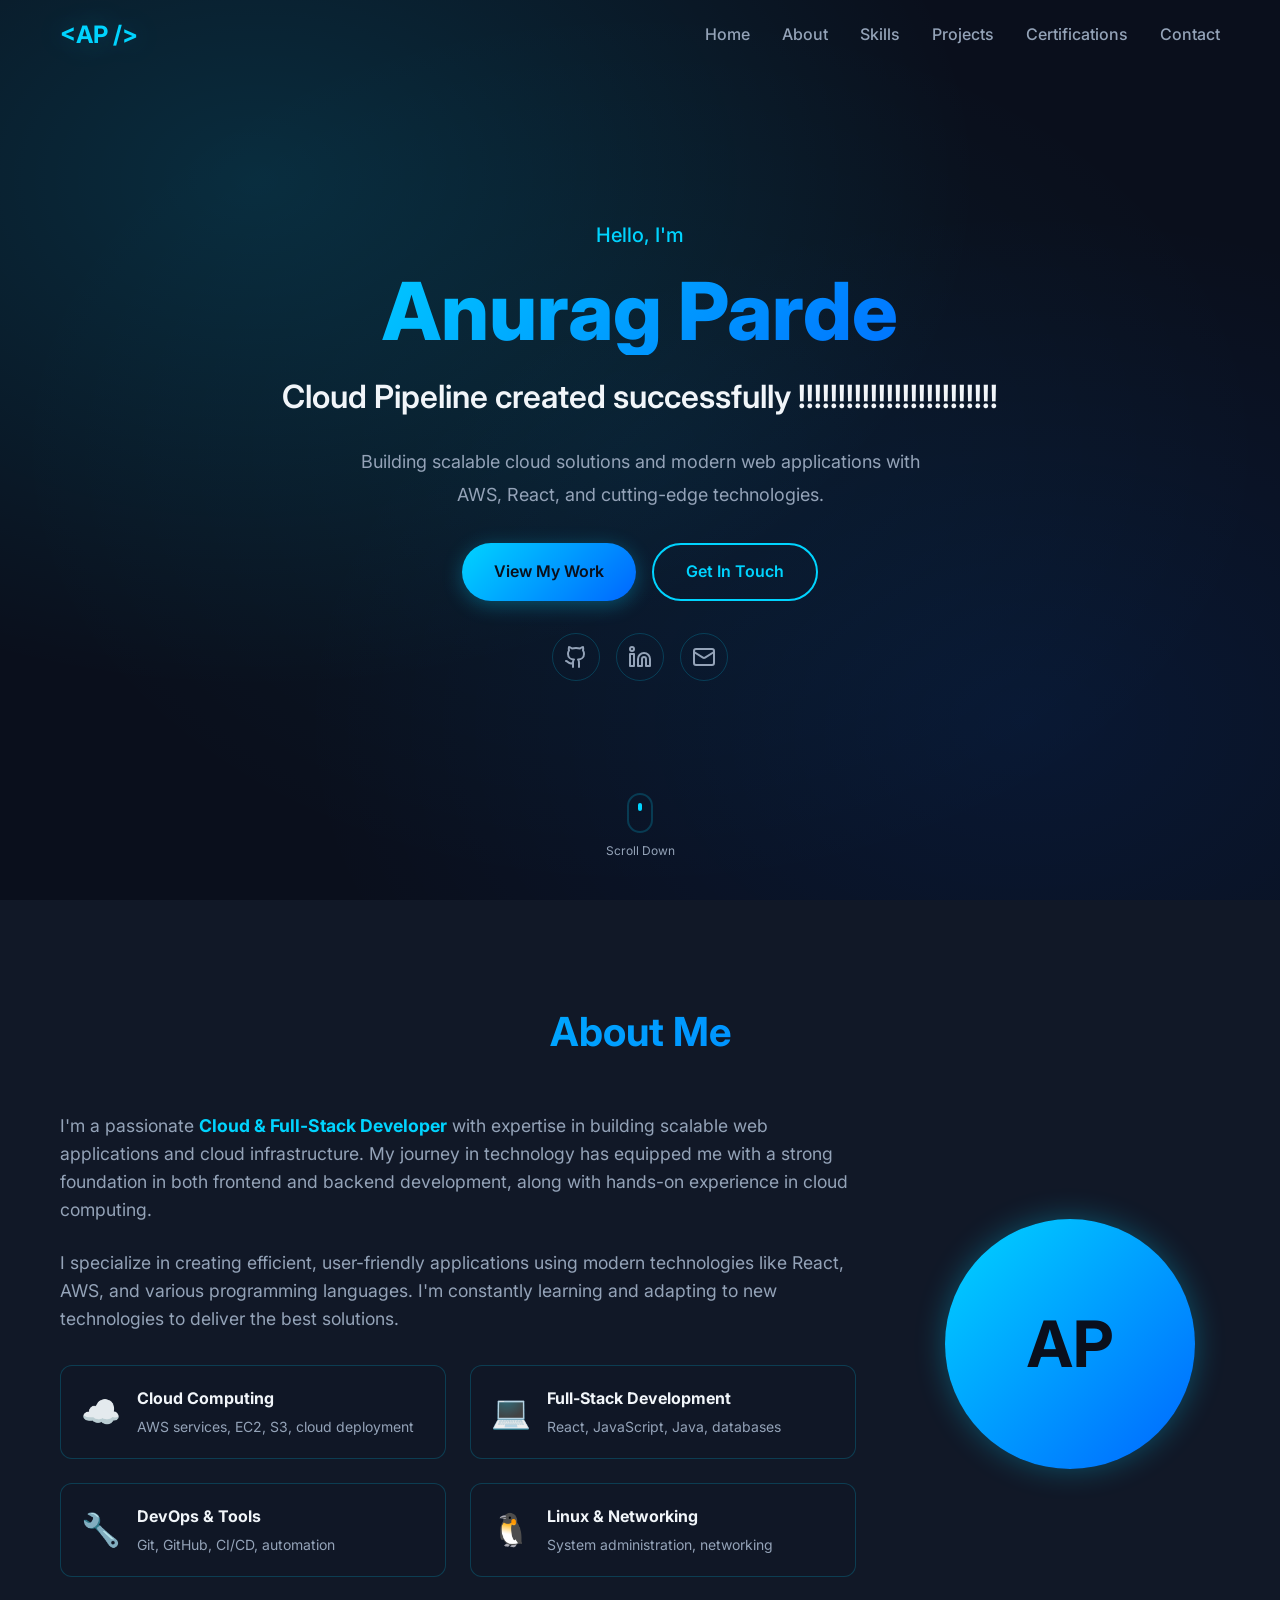
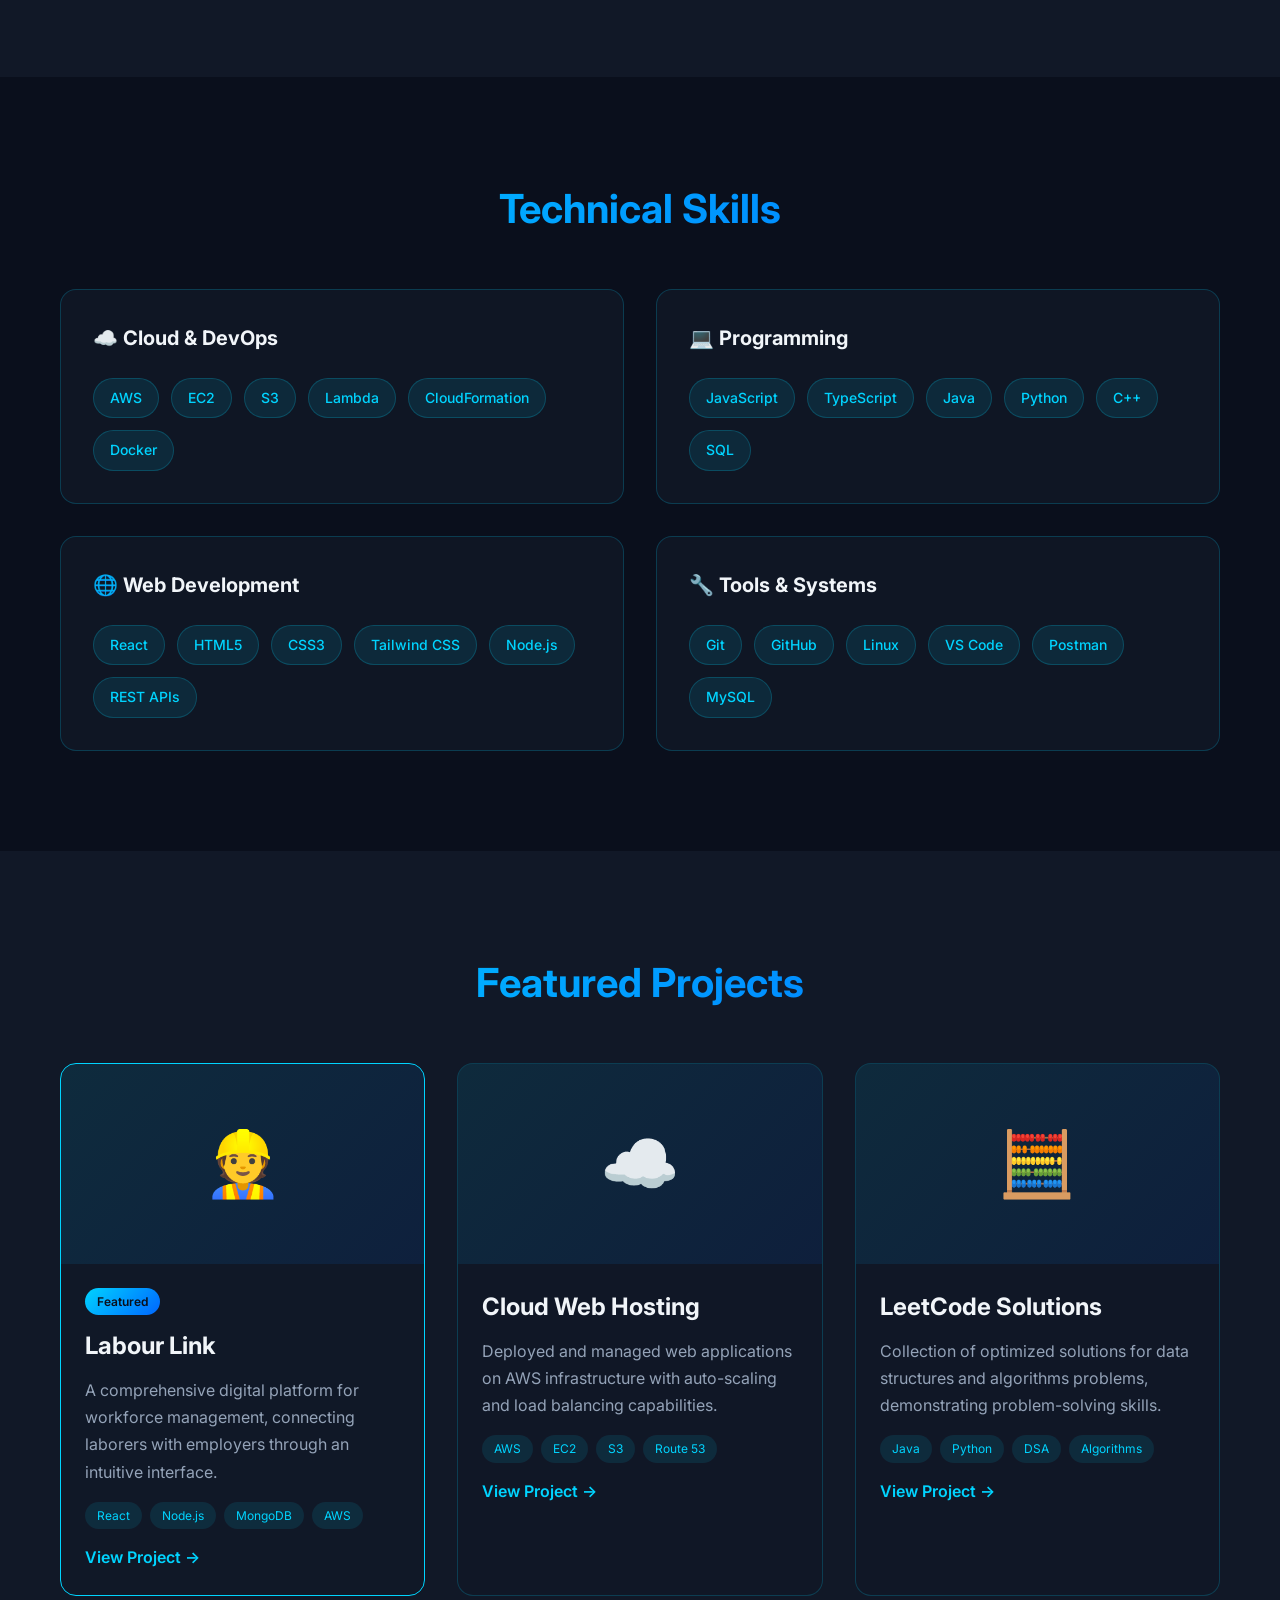
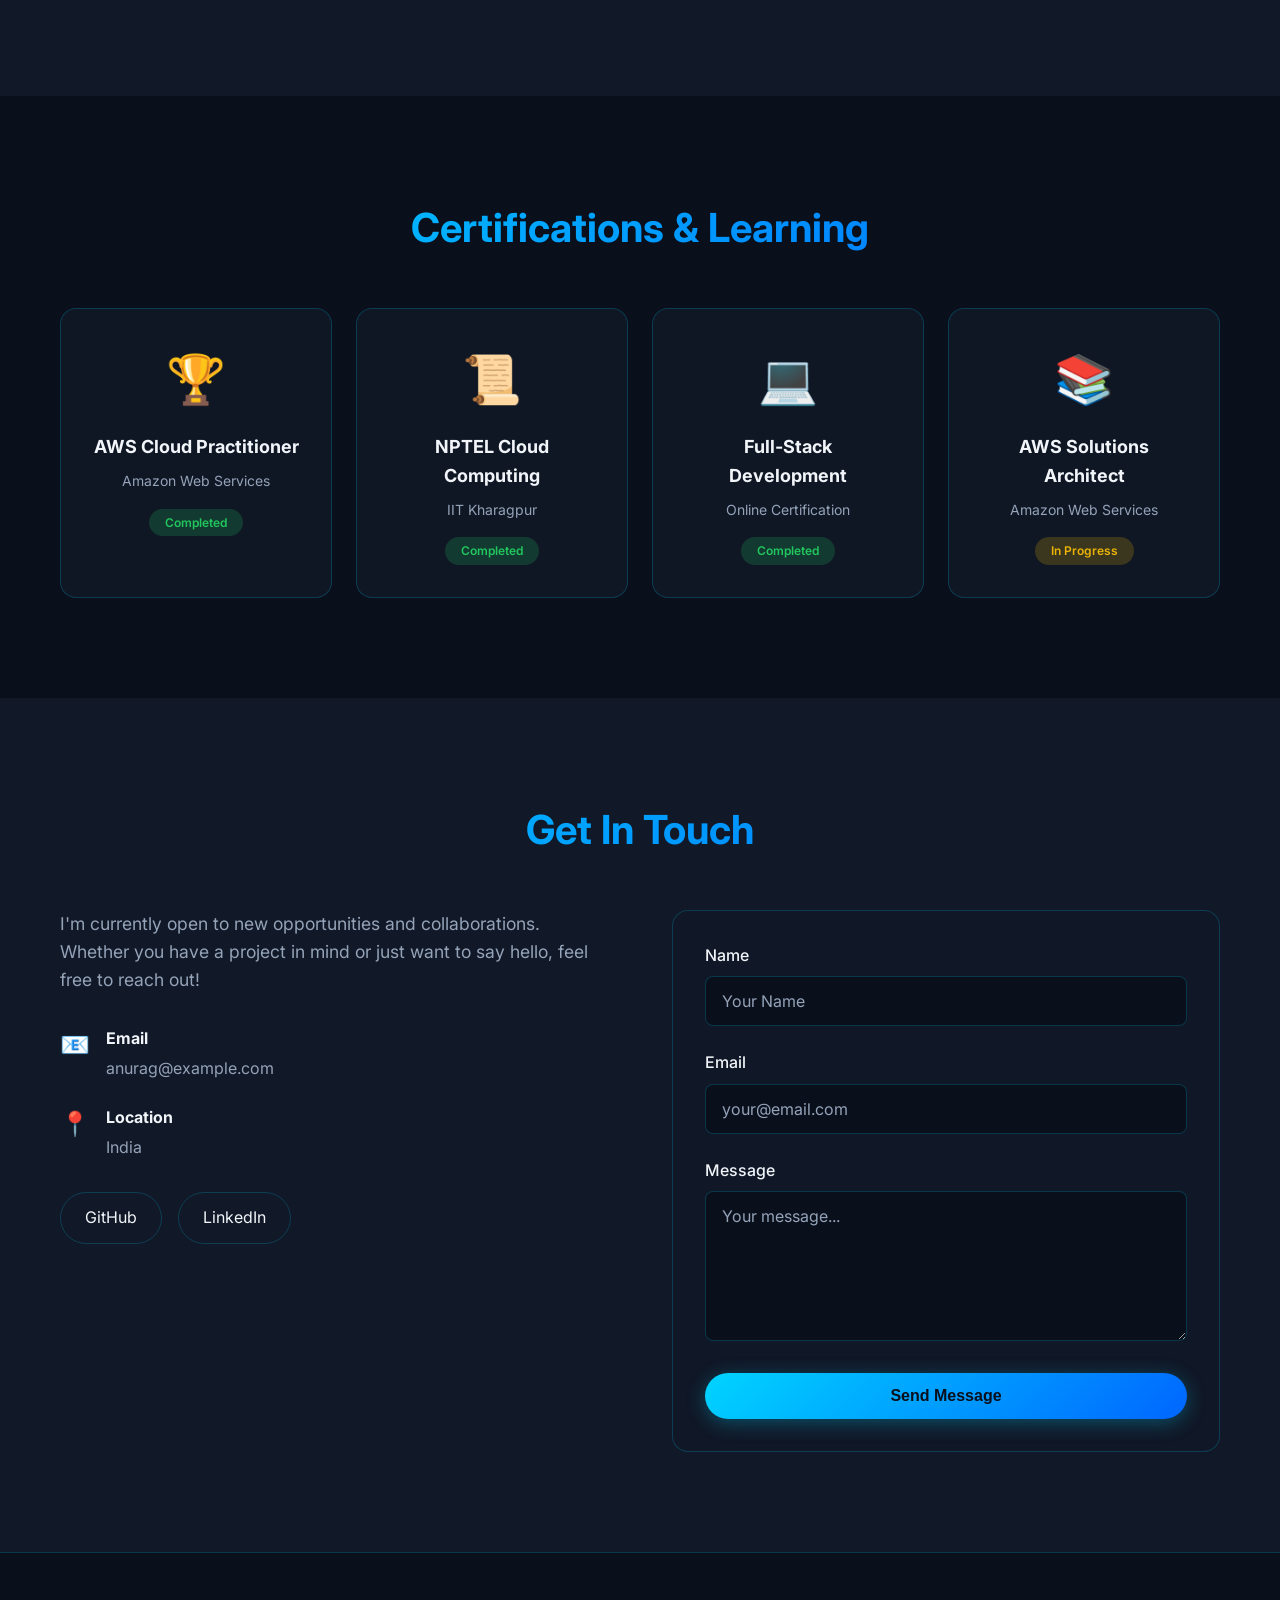
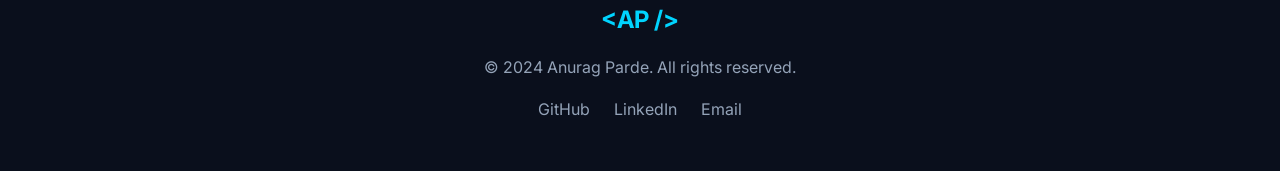
<file: index.html>
<!DOCTYPE html>
<html lang="en">
<head>
  <meta charset="UTF-8">
  <meta name="viewport" content="width=device-width, initial-scale=1.0">
  <title>Anurag Parde | Cloud & Full-Stack Developer</title>
  <meta name="description" content="Portfolio of Anurag Parde - Cloud & Full-Stack Developer specializing in AWS, React, and modern web technologies.">
  <link rel="stylesheet" href="style.css">
  <link href="https://fonts.googleapis.com/css2?family=Inter:wght@300;400;500;600;700;800&display=swap" rel="stylesheet">
</head>
<body>
  <!-- Navigation -->
  <nav class="navbar" id="navbar">
    <div class="nav-container">
      <a href="#home" class="logo">&lt;AP /&gt;</a>
      <button class="menu-toggle" id="menuToggle" aria-label="Toggle menu">
        <span></span>
        <span></span>
        <span></span>
      </button>
      <ul class="nav-links" id="navLinks">
        <li><a href="#home">Home</a></li>
        <li><a href="#about">About</a></li>
        <li><a href="#skills">Skills</a></li>
        <li><a href="#projects">Projects</a></li>
        <li><a href="#certifications">Certifications</a></li>
        <li><a href="#contact">Contact</a></li>
      </ul>
    </div>
  </nav>

  <!-- Hero Section -->
  <section class="hero" id="home">
    <div class="hero-bg"></div>
    <div class="hero-content">
      <p class="hero-greeting">Hello, I'm</p>
      <h1 class="hero-name">Anurag Parde</h1>
      <h2 class="hero-role">Cloud Pipeline created successfully !!!!!!!!!!!!!!!!!!!!!!!!!</h2>
      <p class="hero-tagline">Building scalable cloud solutions and modern web applications with AWS, React, and cutting-edge technologies.</p>
      <div class="hero-buttons">
        <a href="#projects" class="btn btn-primary">View My Work</a>
        <a href="#contact" class="btn btn-secondary">Get In Touch</a>
      </div>
      <div class="social-links">
        <a href="https://github.com" target="_blank" aria-label="GitHub" class="social-link">
          <svg xmlns="http://www.w3.org/2000/svg" width="24" height="24" viewBox="0 0 24 24" fill="none" stroke="currentColor" stroke-width="2" stroke-linecap="round" stroke-linejoin="round"><path d="M15 22v-4a4.8 4.8 0 0 0-1-3.5c3 0 6-2 6-5.5.08-1.25-.27-2.48-1-3.5.28-1.15.28-2.35 0-3.5 0 0-1 0-3 1.5-2.64-.5-5.36-.5-8 0C6 2 5 2 5 2c-.3 1.15-.3 2.35 0 3.5A5.403 5.403 0 0 0 4 9c0 3.5 3 5.5 6 5.5-.39.49-.68 1.05-.85 1.65-.17.6-.22 1.23-.15 1.85v4"/><path d="M9 18c-4.51 2-5-2-7-2"/></svg>
        </a>
        <a href="https://linkedin.com" target="_blank" aria-label="LinkedIn" class="social-link">
          <svg xmlns="http://www.w3.org/2000/svg" width="24" height="24" viewBox="0 0 24 24" fill="none" stroke="currentColor" stroke-width="2" stroke-linecap="round" stroke-linejoin="round"><path d="M16 8a6 6 0 0 1 6 6v7h-4v-7a2 2 0 0 0-2-2 2 2 0 0 0-2 2v7h-4v-7a6 6 0 0 1 6-6z"/><rect width="4" height="12" x="2" y="9"/><circle cx="4" cy="4" r="2"/></svg>
        </a>
        <a href="mailto:anurag@example.com" aria-label="Email" class="social-link">
          <svg xmlns="http://www.w3.org/2000/svg" width="24" height="24" viewBox="0 0 24 24" fill="none" stroke="currentColor" stroke-width="2" stroke-linecap="round" stroke-linejoin="round"><rect width="20" height="16" x="2" y="4" rx="2"/><path d="m22 7-8.97 5.7a1.94 1.94 0 0 1-2.06 0L2 7"/></svg>
        </a>
      </div>
    </div>
    <div class="scroll-indicator">
      <div class="mouse"></div>
      <p>Scroll Down</p>
    </div>
  </section>

  <!-- About Section -->
  <section class="about" id="about">
    <div class="container">
      <h2 class="section-title">About Me</h2>
      <div class="about-content">
        <div class="about-text">
          <p>I'm a passionate <strong>Cloud & Full-Stack Developer</strong> with expertise in building scalable web applications and cloud infrastructure. My journey in technology has equipped me with a strong foundation in both frontend and backend development, along with hands-on experience in cloud computing.</p>
          <p>I specialize in creating efficient, user-friendly applications using modern technologies like React, AWS, and various programming languages. I'm constantly learning and adapting to new technologies to deliver the best solutions.</p>
          <div class="about-highlights">
            <div class="highlight-item">
              <div class="highlight-icon">☁️</div>
              <div>
                <h4>Cloud Computing</h4>
                <p>AWS services, EC2, S3, cloud deployment</p>
              </div>
            </div>
            <div class="highlight-item">
              <div class="highlight-icon">💻</div>
              <div>
                <h4>Full-Stack Development</h4>
                <p>React, JavaScript, Java, databases</p>
              </div>
            </div>
            <div class="highlight-item">
              <div class="highlight-icon">🔧</div>
              <div>
                <h4>DevOps & Tools</h4>
                <p>Git, GitHub, CI/CD, automation</p>
              </div>
            </div>
            <div class="highlight-item">
              <div class="highlight-icon">🐧</div>
              <div>
                <h4>Linux & Networking</h4>
                <p>System administration, networking</p>
              </div>
            </div>
          </div>
        </div>
        <div class="about-image">
          <div class="avatar">AP</div>
        </div>
      </div>
    </div>
  </section>

  <!-- Skills Section -->
  <section class="skills" id="skills">
    <div class="container">
      <h2 class="section-title">Technical Skills</h2>
      <div class="skills-grid">
        <div class="skill-category">
          <h3>☁️ Cloud & DevOps</h3>
          <div class="skill-tags">
            <span class="skill-tag">AWS</span>
            <span class="skill-tag">EC2</span>
            <span class="skill-tag">S3</span>
            <span class="skill-tag">Lambda</span>
            <span class="skill-tag">CloudFormation</span>
            <span class="skill-tag">Docker</span>
          </div>
        </div>
        <div class="skill-category">
          <h3>💻 Programming</h3>
          <div class="skill-tags">
            <span class="skill-tag">JavaScript</span>
            <span class="skill-tag">TypeScript</span>
            <span class="skill-tag">Java</span>
            <span class="skill-tag">Python</span>
            <span class="skill-tag">C++</span>
            <span class="skill-tag">SQL</span>
          </div>
        </div>
        <div class="skill-category">
          <h3>🌐 Web Development</h3>
          <div class="skill-tags">
            <span class="skill-tag">React</span>
            <span class="skill-tag">HTML5</span>
            <span class="skill-tag">CSS3</span>
            <span class="skill-tag">Tailwind CSS</span>
            <span class="skill-tag">Node.js</span>
            <span class="skill-tag">REST APIs</span>
          </div>
        </div>
        <div class="skill-category">
          <h3>🔧 Tools & Systems</h3>
          <div class="skill-tags">
            <span class="skill-tag">Git</span>
            <span class="skill-tag">GitHub</span>
            <span class="skill-tag">Linux</span>
            <span class="skill-tag">VS Code</span>
            <span class="skill-tag">Postman</span>
            <span class="skill-tag">MySQL</span>
          </div>
        </div>
      </div>
    </div>
  </section>

  <!-- Projects Section -->
  <section class="projects" id="projects">
    <div class="container">
      <h2 class="section-title">Featured Projects</h2>
      <div class="projects-grid">
        <div class="project-card featured">
          <div class="project-image">
            <div class="project-icon">👷</div>
          </div>
          <div class="project-content">
            <span class="project-badge">Featured</span>
            <h3>Labour Link</h3>
            <p>A comprehensive digital platform for workforce management, connecting laborers with employers through an intuitive interface.</p>
            <div class="project-tech">
              <span>React</span>
              <span>Node.js</span>
              <span>MongoDB</span>
              <span>AWS</span>
            </div>
            <div class="project-links">
              <a href="#" class="project-link">View Project →</a>
            </div>
          </div>
        </div>
        <div class="project-card">
          <div class="project-image">
            <div class="project-icon">☁️</div>
          </div>
          <div class="project-content">
            <h3>Cloud Web Hosting</h3>
            <p>Deployed and managed web applications on AWS infrastructure with auto-scaling and load balancing capabilities.</p>
            <div class="project-tech">
              <span>AWS</span>
              <span>EC2</span>
              <span>S3</span>
              <span>Route 53</span>
            </div>
            <div class="project-links">
              <a href="#" class="project-link">View Project →</a>
            </div>
          </div>
        </div>
        <div class="project-card">
          <div class="project-image">
            <div class="project-icon">🧮</div>
          </div>
          <div class="project-content">
            <h3>LeetCode Solutions</h3>
            <p>Collection of optimized solutions for data structures and algorithms problems, demonstrating problem-solving skills.</p>
            <div class="project-tech">
              <span>Java</span>
              <span>Python</span>
              <span>DSA</span>
              <span>Algorithms</span>
            </div>
            <div class="project-links">
              <a href="#" class="project-link">View Project →</a>
            </div>
          </div>
        </div>
      </div>
    </div>
  </section>

  <!-- Certifications Section -->
  <section class="certifications" id="certifications">
    <div class="container">
      <h2 class="section-title">Certifications & Learning</h2>
      <div class="cert-grid">
        <div class="cert-card">
          <div class="cert-icon">🏆</div>
          <h3>AWS Cloud Practitioner</h3>
          <p>Amazon Web Services</p>
          <span class="cert-status completed">Completed</span>
        </div>
        <div class="cert-card">
          <div class="cert-icon">📜</div>
          <h3>NPTEL Cloud Computing</h3>
          <p>IIT Kharagpur</p>
          <span class="cert-status completed">Completed</span>
        </div>
        <div class="cert-card">
          <div class="cert-icon">💻</div>
          <h3>Full-Stack Development</h3>
          <p>Online Certification</p>
          <span class="cert-status completed">Completed</span>
        </div>
        <div class="cert-card">
          <div class="cert-icon">📚</div>
          <h3>AWS Solutions Architect</h3>
          <p>Amazon Web Services</p>
          <span class="cert-status in-progress">In Progress</span>
        </div>
      </div>
    </div>
  </section>

  <!-- Contact Section -->
  <section class="contact" id="contact">
    <div class="container">
      <h2 class="section-title">Get In Touch</h2>
      <div class="contact-content">
        <div class="contact-info">
          <p>I'm currently open to new opportunities and collaborations. Whether you have a project in mind or just want to say hello, feel free to reach out!</p>
          <div class="contact-details">
            <div class="contact-item">
              <span class="contact-icon">📧</span>
              <div>
                <h4>Email</h4>
                <a href="mailto:anurag@example.com">anurag@example.com</a>
              </div>
            </div>
            <div class="contact-item">
              <span class="contact-icon">📍</span>
              <div>
                <h4>Location</h4>
                <p>India</p>
              </div>
            </div>
          </div>
          <div class="contact-social">
            <a href="https://github.com" target="_blank" class="social-btn">GitHub</a>
            <a href="https://linkedin.com" target="_blank" class="social-btn">LinkedIn</a>
          </div>
        </div>
        <form class="contact-form" id="contactForm">
          <div class="form-group">
            <label for="name">Name</label>
            <input type="text" id="name" name="name" required placeholder="Your Name">
          </div>
          <div class="form-group">
            <label for="email">Email</label>
            <input type="email" id="email" name="email" required placeholder="your@email.com">
          </div>
          <div class="form-group">
            <label for="message">Message</label>
            <textarea id="message" name="message" required placeholder="Your message..."></textarea>
          </div>
          <button type="submit" class="btn btn-primary btn-full">Send Message</button>
        </form>
      </div>
    </div>
  </section>

  <!-- Footer -->
  <footer class="footer">
    <div class="container">
      <div class="footer-content">
        <a href="#home" class="footer-logo">&lt;AP /&gt;</a>
        <p>&copy; 2024 Anurag Parde. All rights reserved.</p>
        <div class="footer-social">
          <a href="https://github.com" target="_blank">GitHub</a>
          <a href="https://linkedin.com" target="_blank">LinkedIn</a>
          <a href="mailto:anurag@example.com">Email</a>
        </div>
      </div>
    </div>
  </footer>

  <script src="script.js"></script>
</body>
</html>
</file>
<file: style.css>
/* ========================================
   Anurag Parde Portfolio - Stylesheet
   ======================================== */

/* CSS Variables */
:root {
  --primary: #00d4ff;
  --primary-dark: #00a8cc;
  --background: #0a0f1c;
  --background-light: #111827;
  --card-bg: rgba(17, 24, 39, 0.8);
  --text: #f1f5f9;
  --text-muted: #94a3b8;
  --border: rgba(0, 212, 255, 0.2);
  --gradient: linear-gradient(135deg, #00d4ff, #0066ff);
  --shadow: 0 25px 50px -12px rgba(0, 0, 0, 0.5);
  --glow: 0 0 30px rgba(0, 212, 255, 0.3);
}

/* Reset & Base */
* {
  margin: 0;
  padding: 0;
  box-sizing: border-box;
}

html {
  scroll-behavior: smooth;
}

body {
  font-family: 'Inter', -apple-system, BlinkMacSystemFont, 'Segoe UI', sans-serif;
  background: var(--background);
  color: var(--text);
  line-height: 1.6;
  overflow-x: hidden;
}

a {
  text-decoration: none;
  color: inherit;
  transition: color 0.3s ease;
}

ul {
  list-style: none;
}

img {
  max-width: 100%;
  display: block;
}

.container {
  max-width: 1200px;
  margin: 0 auto;
  padding: 0 20px;
}

/* ========================================
   Navigation
   ======================================== */
.navbar {
  position: fixed;
  top: 0;
  left: 0;
  right: 0;
  z-index: 1000;
  padding: 1rem 0;
  transition: all 0.3s ease;
  background: transparent;
}

.navbar.scrolled {
  background: rgba(10, 15, 28, 0.95);
  backdrop-filter: blur(20px);
  box-shadow: 0 4px 30px rgba(0, 0, 0, 0.3);
}

.nav-container {
  max-width: 1200px;
  margin: 0 auto;
  padding: 0 20px;
  display: flex;
  justify-content: space-between;
  align-items: center;
}

.logo {
  font-size: 1.5rem;
  font-weight: 700;
  color: var(--primary);
  text-shadow: var(--glow);
}

.nav-links {
  display: flex;
  gap: 2rem;
}

.nav-links a {
  color: var(--text-muted);
  font-weight: 500;
  padding: 0.5rem 0;
  position: relative;
  transition: color 0.3s ease;
}

.nav-links a:hover {
  color: var(--primary);
}

.nav-links a::after {
  content: '';
  position: absolute;
  bottom: 0;
  left: 0;
  width: 0;
  height: 2px;
  background: var(--primary);
  transition: width 0.3s ease;
}

.nav-links a:hover::after {
  width: 100%;
}

/* Mobile Menu Toggle */
.menu-toggle {
  display: none;
  flex-direction: column;
  gap: 5px;
  background: none;
  border: none;
  cursor: pointer;
  padding: 5px;
}

.menu-toggle span {
  width: 25px;
  height: 2px;
  background: var(--text);
  transition: all 0.3s ease;
}

/* ========================================
   Hero Section
   ======================================== */
.hero {
  min-height: 100vh;
  display: flex;
  flex-direction: column;
  justify-content: center;
  align-items: center;
  text-align: center;
  position: relative;
  padding: 100px 20px;
}

.hero-bg {
  position: absolute;
  top: 0;
  left: 0;
  right: 0;
  bottom: 0;
  background: 
    radial-gradient(ellipse at 20% 20%, rgba(0, 212, 255, 0.15) 0%, transparent 50%),
    radial-gradient(ellipse at 80% 80%, rgba(0, 102, 255, 0.1) 0%, transparent 50%),
    radial-gradient(ellipse at 50% 50%, rgba(0, 212, 255, 0.05) 0%, transparent 70%);
  z-index: -1;
}

.hero-content {
  max-width: 800px;
  animation: fadeInUp 1s ease;
}

.hero-greeting {
  color: var(--primary);
  font-size: 1.25rem;
  font-weight: 500;
  margin-bottom: 1rem;
}

.hero-name {
  font-size: clamp(2.5rem, 8vw, 5rem);
  font-weight: 800;
  background: var(--gradient);
  -webkit-background-clip: text;
  -webkit-text-fill-color: transparent;
  background-clip: text;
  margin-bottom: 1rem;
  line-height: 1.1;
}

.hero-role {
  font-size: clamp(1.25rem, 4vw, 2rem);
  color: var(--text);
  font-weight: 600;
  margin-bottom: 1.5rem;
}

.hero-tagline {
  font-size: 1.125rem;
  color: var(--text-muted);
  max-width: 600px;
  margin: 0 auto 2rem;
  line-height: 1.8;
}

.hero-buttons {
  display: flex;
  gap: 1rem;
  justify-content: center;
  flex-wrap: wrap;
  margin-bottom: 2rem;
}

/* Buttons */
.btn {
  padding: 0.875rem 2rem;
  border-radius: 50px;
  font-weight: 600;
  font-size: 1rem;
  cursor: pointer;
  transition: all 0.3s ease;
  border: none;
  display: inline-flex;
  align-items: center;
  gap: 0.5rem;
}

.btn-primary {
  background: var(--gradient);
  color: var(--background);
  box-shadow: 0 4px 20px rgba(0, 212, 255, 0.3);
}

.btn-primary:hover {
  transform: translateY(-2px);
  box-shadow: 0 6px 30px rgba(0, 212, 255, 0.5);
}

.btn-secondary {
  background: transparent;
  color: var(--primary);
  border: 2px solid var(--primary);
}

.btn-secondary:hover {
  background: rgba(0, 212, 255, 0.1);
  transform: translateY(-2px);
}

.btn-full {
  width: 100%;
  justify-content: center;
}

/* Social Links */
.social-links {
  display: flex;
  gap: 1rem;
  justify-content: center;
}

.social-link {
  width: 48px;
  height: 48px;
  border-radius: 50%;
  border: 1px solid var(--border);
  display: flex;
  align-items: center;
  justify-content: center;
  color: var(--text-muted);
  transition: all 0.3s ease;
}

.social-link:hover {
  border-color: var(--primary);
  color: var(--primary);
  transform: translateY(-3px);
  box-shadow: var(--glow);
}

/* Scroll Indicator */
.scroll-indicator {
  position: absolute;
  bottom: 40px;
  display: flex;
  flex-direction: column;
  align-items: center;
  gap: 0.5rem;
  animation: bounce 2s infinite;
}

.mouse {
  width: 26px;
  height: 40px;
  border: 2px solid var(--border);
  border-radius: 20px;
  position: relative;
}

.mouse::before {
  content: '';
  position: absolute;
  top: 8px;
  left: 50%;
  transform: translateX(-50%);
  width: 4px;
  height: 8px;
  background: var(--primary);
  border-radius: 2px;
  animation: scrollWheel 2s infinite;
}

.scroll-indicator p {
  font-size: 0.75rem;
  color: var(--text-muted);
}

/* ========================================
   Section Styles
   ======================================== */
section {
  padding: 100px 0;
}

.section-title {
  font-size: 2.5rem;
  font-weight: 700;
  text-align: center;
  margin-bottom: 3rem;
  background: var(--gradient);
  -webkit-background-clip: text;
  -webkit-text-fill-color: transparent;
  background-clip: text;
}

/* ========================================
   About Section
   ======================================== */
.about {
  background: var(--background-light);
}

.about-content {
  display: grid;
  grid-template-columns: 1fr 300px;
  gap: 4rem;
  align-items: center;
}

.about-text p {
  color: var(--text-muted);
  margin-bottom: 1.5rem;
  font-size: 1.1rem;
}

.about-text strong {
  color: var(--primary);
}

.about-highlights {
  display: grid;
  grid-template-columns: 1fr 1fr;
  gap: 1.5rem;
  margin-top: 2rem;
}

.highlight-item {
  display: flex;
  gap: 1rem;
  padding: 1.25rem;
  background: var(--card-bg);
  border-radius: 12px;
  border: 1px solid var(--border);
  transition: all 0.3s ease;
}

.highlight-item:hover {
  border-color: var(--primary);
  transform: translateY(-3px);
}

.highlight-icon {
  font-size: 2rem;
}

.highlight-item h4 {
  color: var(--text);
  font-size: 1rem;
  margin-bottom: 0.25rem;
}

.highlight-item p {
  color: var(--text-muted);
  font-size: 0.875rem;
  margin: 0;
}

.about-image {
  display: flex;
  justify-content: center;
}

.avatar {
  width: 250px;
  height: 250px;
  border-radius: 50%;
  background: var(--gradient);
  display: flex;
  align-items: center;
  justify-content: center;
  font-size: 4rem;
  font-weight: 700;
  color: var(--background);
  box-shadow: var(--glow);
  animation: float 6s ease-in-out infinite;
}

/* ========================================
   Skills Section
   ======================================== */
.skills-grid {
  display: grid;
  grid-template-columns: repeat(2, 1fr);
  gap: 2rem;
}

.skill-category {
  background: var(--card-bg);
  border: 1px solid var(--border);
  border-radius: 16px;
  padding: 2rem;
  transition: all 0.3s ease;
}

.skill-category:hover {
  border-color: var(--primary);
  box-shadow: var(--glow);
}

.skill-category h3 {
  font-size: 1.25rem;
  margin-bottom: 1.5rem;
  color: var(--text);
}

.skill-tags {
  display: flex;
  flex-wrap: wrap;
  gap: 0.75rem;
}

.skill-tag {
  background: rgba(0, 212, 255, 0.1);
  color: var(--primary);
  padding: 0.5rem 1rem;
  border-radius: 50px;
  font-size: 0.875rem;
  font-weight: 500;
  border: 1px solid var(--border);
  transition: all 0.3s ease;
}

.skill-tag:hover {
  background: rgba(0, 212, 255, 0.2);
  transform: scale(1.05);
}

/* ========================================
   Projects Section
   ======================================== */
.projects {
  background: var(--background-light);
}

.projects-grid {
  display: grid;
  grid-template-columns: repeat(auto-fit, minmax(350px, 1fr));
  gap: 2rem;
}

.project-card {
  background: var(--card-bg);
  border: 1px solid var(--border);
  border-radius: 16px;
  overflow: hidden;
  transition: all 0.3s ease;
}

.project-card:hover {
  border-color: var(--primary);
  transform: translateY(-5px);
  box-shadow: var(--glow);
}

.project-card.featured {
  grid-column: span 1;
  border-color: var(--primary);
}

.project-image {
  height: 200px;
  background: linear-gradient(135deg, rgba(0, 212, 255, 0.1), rgba(0, 102, 255, 0.1));
  display: flex;
  align-items: center;
  justify-content: center;
}

.project-icon {
  font-size: 4rem;
}

.project-content {
  padding: 1.5rem;
}

.project-badge {
  display: inline-block;
  background: var(--gradient);
  color: var(--background);
  padding: 0.25rem 0.75rem;
  border-radius: 50px;
  font-size: 0.75rem;
  font-weight: 600;
  margin-bottom: 0.75rem;
}

.project-content h3 {
  font-size: 1.5rem;
  margin-bottom: 0.75rem;
  color: var(--text);
}

.project-content p {
  color: var(--text-muted);
  margin-bottom: 1rem;
  line-height: 1.7;
}

.project-tech {
  display: flex;
  flex-wrap: wrap;
  gap: 0.5rem;
  margin-bottom: 1rem;
}

.project-tech span {
  background: rgba(0, 212, 255, 0.1);
  color: var(--primary);
  padding: 0.25rem 0.75rem;
  border-radius: 50px;
  font-size: 0.75rem;
}

.project-link {
  color: var(--primary);
  font-weight: 600;
  display: inline-flex;
  align-items: center;
  gap: 0.5rem;
}

.project-link:hover {
  text-decoration: underline;
}

/* ========================================
   Certifications Section
   ======================================== */
.cert-grid {
  display: grid;
  grid-template-columns: repeat(auto-fit, minmax(250px, 1fr));
  gap: 1.5rem;
}

.cert-card {
  background: var(--card-bg);
  border: 1px solid var(--border);
  border-radius: 16px;
  padding: 2rem;
  text-align: center;
  transition: all 0.3s ease;
}

.cert-card:hover {
  border-color: var(--primary);
  transform: translateY(-5px);
}

.cert-icon {
  font-size: 3rem;
  margin-bottom: 1rem;
}

.cert-card h3 {
  font-size: 1.125rem;
  color: var(--text);
  margin-bottom: 0.5rem;
}

.cert-card p {
  color: var(--text-muted);
  font-size: 0.875rem;
  margin-bottom: 1rem;
}

.cert-status {
  display: inline-block;
  padding: 0.25rem 1rem;
  border-radius: 50px;
  font-size: 0.75rem;
  font-weight: 600;
}

.cert-status.completed {
  background: rgba(34, 197, 94, 0.2);
  color: #22c55e;
}

.cert-status.in-progress {
  background: rgba(234, 179, 8, 0.2);
  color: #eab308;
}

/* ========================================
   Contact Section
   ======================================== */
.contact {
  background: var(--background-light);
}

.contact-content {
  display: grid;
  grid-template-columns: 1fr 1fr;
  gap: 4rem;
}

.contact-info > p {
  color: var(--text-muted);
  font-size: 1.1rem;
  margin-bottom: 2rem;
}

.contact-details {
  display: flex;
  flex-direction: column;
  gap: 1.5rem;
  margin-bottom: 2rem;
}

.contact-item {
  display: flex;
  gap: 1rem;
  align-items: flex-start;
}

.contact-icon {
  font-size: 1.5rem;
}

.contact-item h4 {
  color: var(--text);
  margin-bottom: 0.25rem;
}

.contact-item a,
.contact-item p {
  color: var(--text-muted);
  margin: 0;
}

.contact-item a:hover {
  color: var(--primary);
}

.contact-social {
  display: flex;
  gap: 1rem;
}

.social-btn {
  padding: 0.75rem 1.5rem;
  border: 1px solid var(--border);
  border-radius: 50px;
  color: var(--text);
  transition: all 0.3s ease;
}

.social-btn:hover {
  border-color: var(--primary);
  color: var(--primary);
}

/* Contact Form */
.contact-form {
  background: var(--card-bg);
  border: 1px solid var(--border);
  border-radius: 16px;
  padding: 2rem;
}

.form-group {
  margin-bottom: 1.5rem;
}

.form-group label {
  display: block;
  color: var(--text);
  margin-bottom: 0.5rem;
  font-weight: 500;
}

.form-group input,
.form-group textarea {
  width: 100%;
  padding: 0.875rem 1rem;
  background: var(--background);
  border: 1px solid var(--border);
  border-radius: 8px;
  color: var(--text);
  font-size: 1rem;
  font-family: inherit;
  transition: border-color 0.3s ease;
}

.form-group input:focus,
.form-group textarea:focus {
  outline: none;
  border-color: var(--primary);
}

.form-group textarea {
  min-height: 150px;
  resize: vertical;
}

.form-group input::placeholder,
.form-group textarea::placeholder {
  color: var(--text-muted);
}

/* ========================================
   Footer
   ======================================== */
.footer {
  padding: 3rem 0;
  border-top: 1px solid var(--border);
}

.footer-content {
  display: flex;
  flex-direction: column;
  align-items: center;
  gap: 1rem;
  text-align: center;
}

.footer-logo {
  font-size: 1.5rem;
  font-weight: 700;
  color: var(--primary);
}

.footer-content > p {
  color: var(--text-muted);
}

.footer-social {
  display: flex;
  gap: 1.5rem;
}

.footer-social a {
  color: var(--text-muted);
  transition: color 0.3s ease;
}

.footer-social a:hover {
  color: var(--primary);
}

/* ========================================
   Animations
   ======================================== */
@keyframes fadeInUp {
  from {
    opacity: 0;
    transform: translateY(30px);
  }
  to {
    opacity: 1;
    transform: translateY(0);
  }
}

@keyframes float {
  0%, 100% {
    transform: translateY(0);
  }
  50% {
    transform: translateY(-20px);
  }
}

@keyframes bounce {
  0%, 20%, 50%, 80%, 100% {
    transform: translateY(0);
  }
  40% {
    transform: translateY(-10px);
  }
  60% {
    transform: translateY(-5px);
  }
}

@keyframes scrollWheel {
  0% {
    opacity: 1;
    transform: translateX(-50%) translateY(0);
  }
  100% {
    opacity: 0;
    transform: translateX(-50%) translateY(12px);
  }
}

/* ========================================
   Responsive Design
   ======================================== */
@media (max-width: 992px) {
  .about-content {
    grid-template-columns: 1fr;
    gap: 3rem;
  }

  .about-image {
    order: -1;
  }

  .contact-content {
    grid-template-columns: 1fr;
    gap: 3rem;
  }
}

@media (max-width: 768px) {
  .menu-toggle {
    display: flex;
  }

  .nav-links {
    position: fixed;
    top: 70px;
    left: 0;
    right: 0;
    background: rgba(10, 15, 28, 0.98);
    backdrop-filter: blur(20px);
    flex-direction: column;
    align-items: center;
    padding: 2rem;
    gap: 1.5rem;
    transform: translateY(-100%);
    opacity: 0;
    visibility: hidden;
    transition: all 0.3s ease;
  }

  .nav-links.active {
    transform: translateY(0);
    opacity: 1;
    visibility: visible;
  }

  .skills-grid {
    grid-template-columns: 1fr;
  }

  .about-highlights {
    grid-template-columns: 1fr;
  }

  .projects-grid {
    grid-template-columns: 1fr;
  }

  .hero-buttons {
    flex-direction: column;
    align-items: center;
  }

  .btn {
    width: 100%;
    max-width: 280px;
    justify-content: center;
  }
}

@media (max-width: 480px) {
  section {
    padding: 60px 0;
  }

  .section-title {
    font-size: 2rem;
  }

  .hero-name {
    font-size: 2.5rem;
  }

  .avatar {
    width: 180px;
    height: 180px;
    font-size: 3rem;
  }
}
</file>
